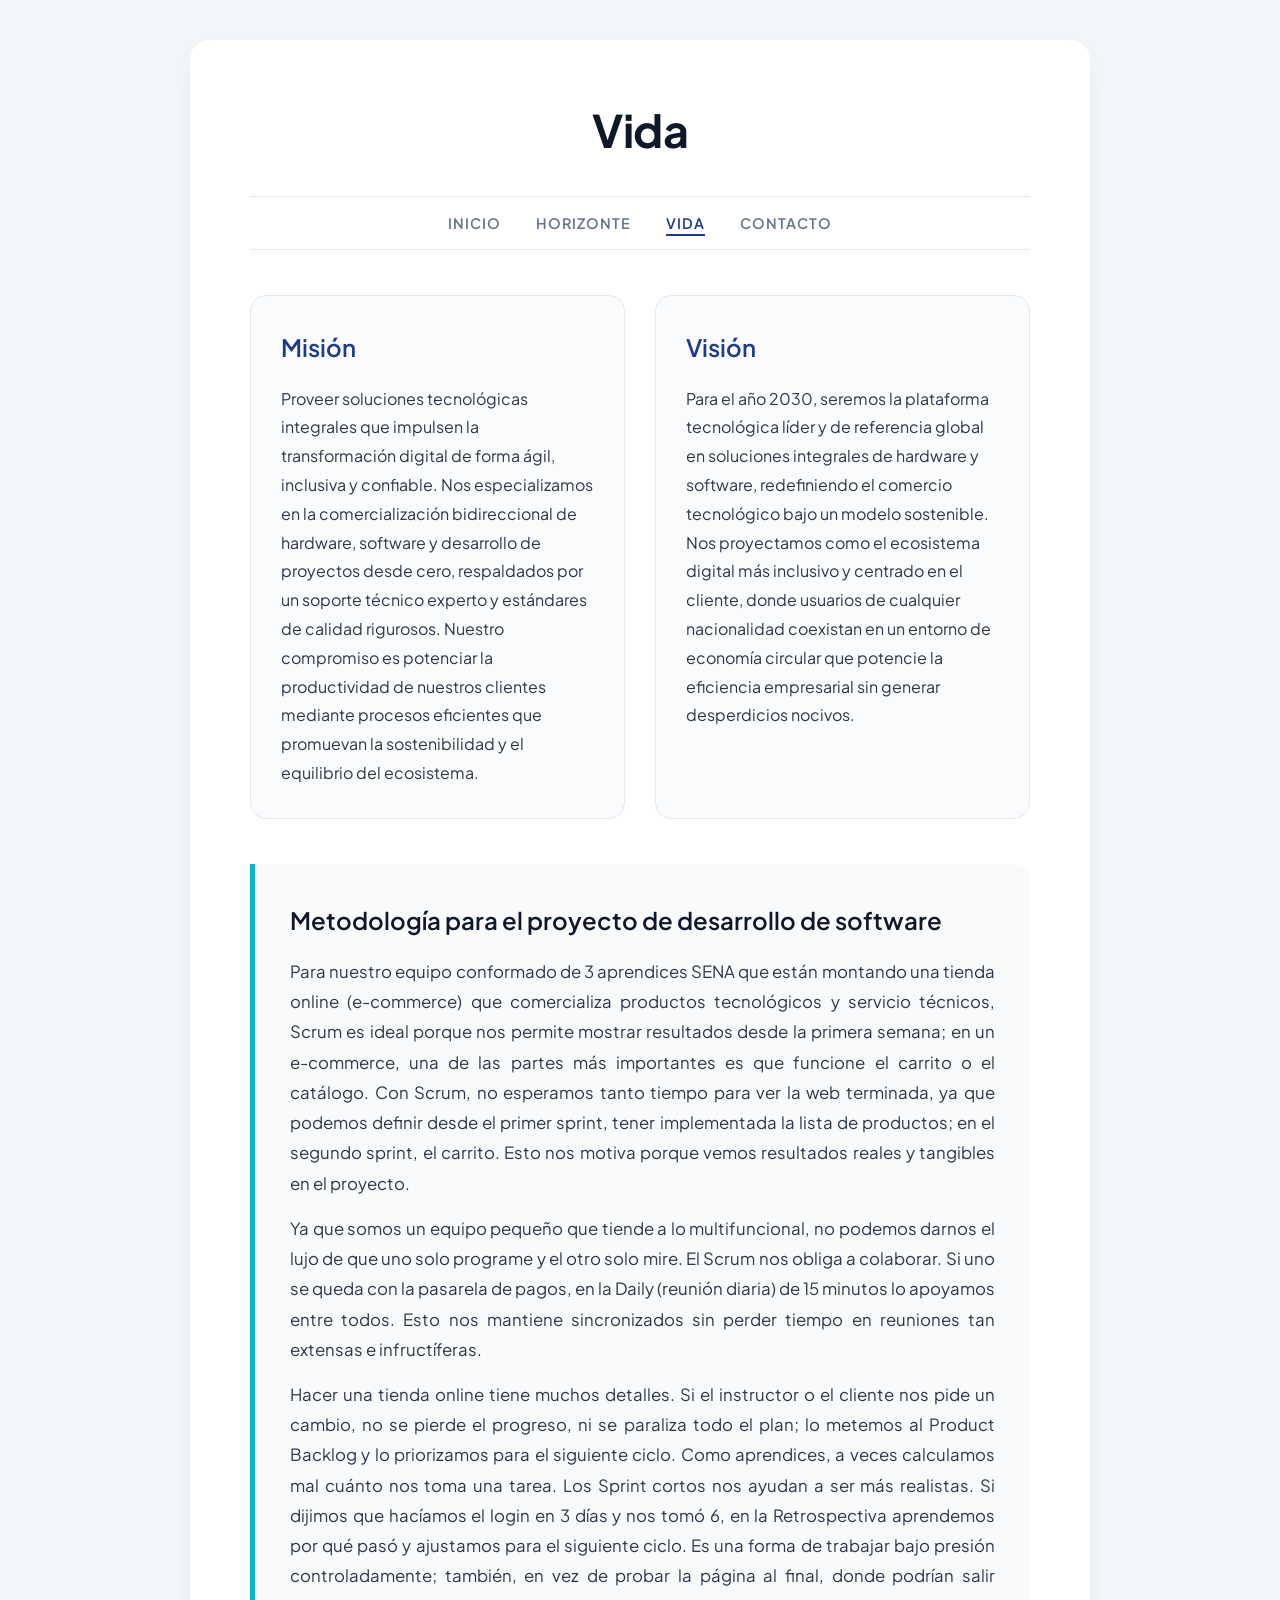
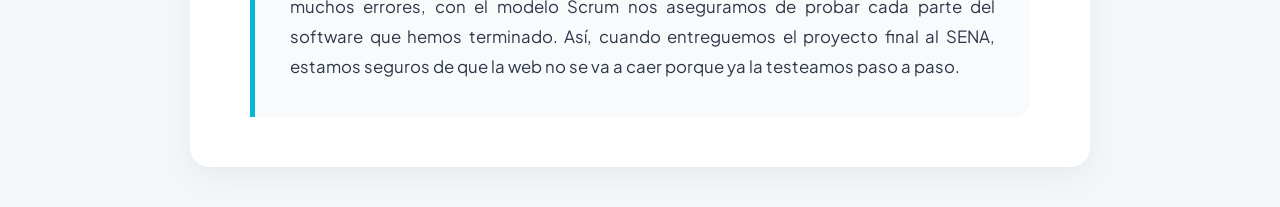
<file: vida.html>
<!DOCTYPE html>
<html lang="es">
<head>
    <meta charset="UTF-8">
    <meta name="viewport" content="width=device-width, initial-scale=1.0">
    <title>Vida Misión Y Visión</title>
    <!-- Fuentes de Google Fonts (Corregidas) -->
    <link rel="preconnect" href="https://fonts.googleapis.com">
    <link rel="preconnect" href="https://fonts.gstatic.com" crossorigin>
    <link href="https://fonts.googleapis.com/css2?family=Plus+Jakarta+Sans:wght@300;400;500;600;700&display=swap" rel="stylesheet">
    <!-- Enlace a tu archivo CSS externo -->
    <link rel="stylesheet" href="/Estilos/stylevida.css">
</head>
<body>
    <div class="container">
        <header>
            <h1>vida</h1>
            
            <!-- Menú de navegación corregido y semántico -->
            <nav class="main-nav">   
                <ul>   
                    <li><a href="index.html">INICIO</a></li>   
                    <li><a href="horizonte.html">HORIZONTE</a></li>   
                    <li><a href="vida.html" class="active">VIDA</a></li>   
                    <li><a href="contacto.html">CONTACTO</a></li>   
                </ul>
            </nav>   
        </header>

        <main>
            <!-- Bloque de Misión y Visión -->
            <div class="grid-sections">
                <section class="card">
                    <h2>Misión</h2>
                    <p>Proveer soluciones tecnológicas integrales que impulsen la transformación digital de forma ágil, inclusiva y confiable. Nos especializamos en la comercialización bidireccional de hardware, software y desarrollo de proyectos desde cero, respaldados por un soporte técnico experto y estándares de calidad rigurosos. Nuestro compromiso es potenciar la productividad de nuestros clientes mediante procesos eficientes que promuevan la sostenibilidad y el equilibrio del ecosistema.</p>
                </section>

                <section class="card">
                    <h2>Visión</h2>
                    <p>Para el año 2030, seremos la plataforma tecnológica líder y de referencia global en soluciones integrales de hardware y software, redefiniendo el comercio tecnológico bajo un modelo sostenible. Nos proyectamos como el ecosistema digital más inclusivo y centrado en el cliente, donde usuarios de cualquier nacionalidad coexistan en un entorno de economía circular que potencie la eficiencia empresarial sin generar desperdicios nocivos.</p>
                </section>
            </div>

            <!-- Bloque de Metodología -->
            <section class="methodology-section">
                <h2>Metodología para el proyecto de desarrollo de software</h2>
                <p>Para nuestro equipo conformado de 3 aprendices SENA que están montando una tienda online (e-commerce) que comercializa productos tecnológicos y servicio técnicos, Scrum es ideal porque nos permite mostrar resultados desde la primera semana; en un e-commerce, una de las partes más importantes es que funcione el carrito o el catálogo. Con Scrum, no esperamos tanto tiempo para ver la web terminada, ya que podemos definir desde el primer sprint, tener implementada la lista de productos; en el segundo sprint, el carrito. Esto nos motiva porque vemos resultados reales y tangibles en el proyecto.</p>
                
                <p>Ya que somos un equipo pequeño que tiende a lo multifuncional, no podemos darnos el lujo de que uno solo programe y el otro solo mire. El Scrum nos obliga a colaborar. Si uno se queda con la pasarela de pagos, en la Daily (reunión diaria) de 15 minutos lo apoyamos entre todos. Esto nos mantiene sincronizados sin perder tiempo en reuniones tan extensas e infructíferas.</p>
                
                <p>Hacer una tienda online tiene muchos detalles. Si el instructor o el cliente nos pide un cambio, no se pierde el progreso, ni se paraliza todo el plan; lo metemos al Product Backlog y lo priorizamos para el siguiente ciclo. Como aprendices, a veces calculamos mal cuánto nos toma una tarea. Los Sprint cortos nos ayudan a ser más realistas. Si dijimos que hacíamos el login en 3 días y nos tomó 6, en la Retrospectiva aprendemos por qué pasó y ajustamos para el siguiente ciclo. Es una forma de trabajar bajo presión controladamente; también, en vez de probar la página al final, donde podrían salir muchos errores, con el modelo Scrum nos aseguramos de probar cada parte del software que hemos terminado. Así, cuando entreguemos el proyecto final al SENA, estamos seguros de que la web no se va a caer porque ya la testeamos paso a paso.</p>
            </section>
        </main>
    </div>
</body>
</html>
</file>
<file: Estilos/stylevida.css>
/* --- ESTILOS GENERALES Y RESET --- */
* {
    margin: 0;
    padding: 0;
    box-sizing: border-box;
}

body {
    font-family: 'Plus Jakarta Sans', sans-serif;
    background-color: #f4f7fa;
    color: #2d3748;
    line-height: 1.8;
    padding: 40px 20px;
    display: flex;
    justify-content: center;
    align-items: center;
    min-height: 100vh;
}

/* --- CONTENEDOR PRINCIPAL --- */
.container {
    max-width: 900px;
    width: 100%;
    background: #ffffff;
    padding: 50px 60px;
    border-radius: 20px;
    box-shadow: 0 10px 30px rgba(0, 0, 0, 0.05);
}

/* --- ENCABEZADO --- */
header {
    text-align: center;
    margin-bottom: 45px;
}

header h1 {
    font-size: 2.8rem;
    color: #0f172a;
    font-weight: 700;
    letter-spacing: -0.5px;
    text-transform: capitalize;
    margin-bottom: 25px;
}

/* --- MENÚ DE NAVEGACIÓN (NUEVO) --- */
.main-nav {
    border-top: 1px solid #e2e8f0;
    border-bottom: 1px solid #e2e8f0;
    padding: 12px 0;
}

.main-nav ul {
    list-style: none;
    display: flex;
    justify-content: center;
    gap: 35px;
}

.main-nav a {
    text-decoration: none;
    color: #64748b;
    font-size: 0.9rem;
    font-weight: 600;
    letter-spacing: 1px;
    transition: color 0.3s ease;
    position: relative;
    padding: 4px 0;
}

/* Efecto hover elegante con línea inferior */
.main-nav a::after {
    content: '';
    position: absolute;
    bottom: 0;
    left: 0;
    width: 0;
    height: 2px;
    background-color: #1e3a8a;
    transition: width 0.3s ease;
}

.main-nav a:hover {
    color: #1e3a8a;
}

.main-nav a:hover::after {
    width: 100%;
}

/* Estado activo para identificar la página actual */
.main-nav a.active {
    color: #1e3a8a;
}

.main-nav a.active::after {
    width: 100%;
}

/* --- SECCIONES (MISIÓN Y VISIÓN) --- */
.grid-sections {
    display: grid;
    grid-template-columns: 1fr 1fr;
    gap: 30px;
    margin-bottom: 45px;
}

.card {
    background: #fafbfc;
    border: 1px solid #e2e8f0;
    padding: 30px;
    border-radius: 16px;
    transition: transform 0.3s ease, box-shadow 0.3s ease;
}

.card:hover {
    transform: translateY(-4px);
    box-shadow: 0 8px 20px rgba(15, 23, 42, 0.04);
    border-color: #cbd5e1;
}

h2 {
    font-size: 1.5rem;
    color: #1e3a8a;
    margin-bottom: 15px;
    font-weight: 600;
}

/* --- METODOLOGÍA --- */
.methodology-section {
    background: #f8fafc;
    border-left: 5px solid #06b6d4;
    padding: 35px;
    border-radius: 0 16px 16px 0;
}

.methodology-section h2 {
    color: #0f172a;
}

.methodology-section p {
    margin-bottom: 15px;
    text-align: justify;
    font-size: 1.05rem;
}

.methodology-section p:last-child {
    margin-bottom: 0;
}

/* --- RESPONSIVE (MÓVILES) --- */
@media (max-width: 768px) {
    body {
        padding: 20px 10px;
    }

    .container {
        padding: 30px 20px;
    }

    .main-nav ul {
        gap: 15px;
        flex-wrap: wrap;
    }

    .main-nav a {
        font-size: 0.8rem;
    }

    .grid-sections {
        grid-template-columns: 1fr;
        gap: 20px;
    }

    header h1 {
        font-size: 2.2rem;
    }
}
</file>
